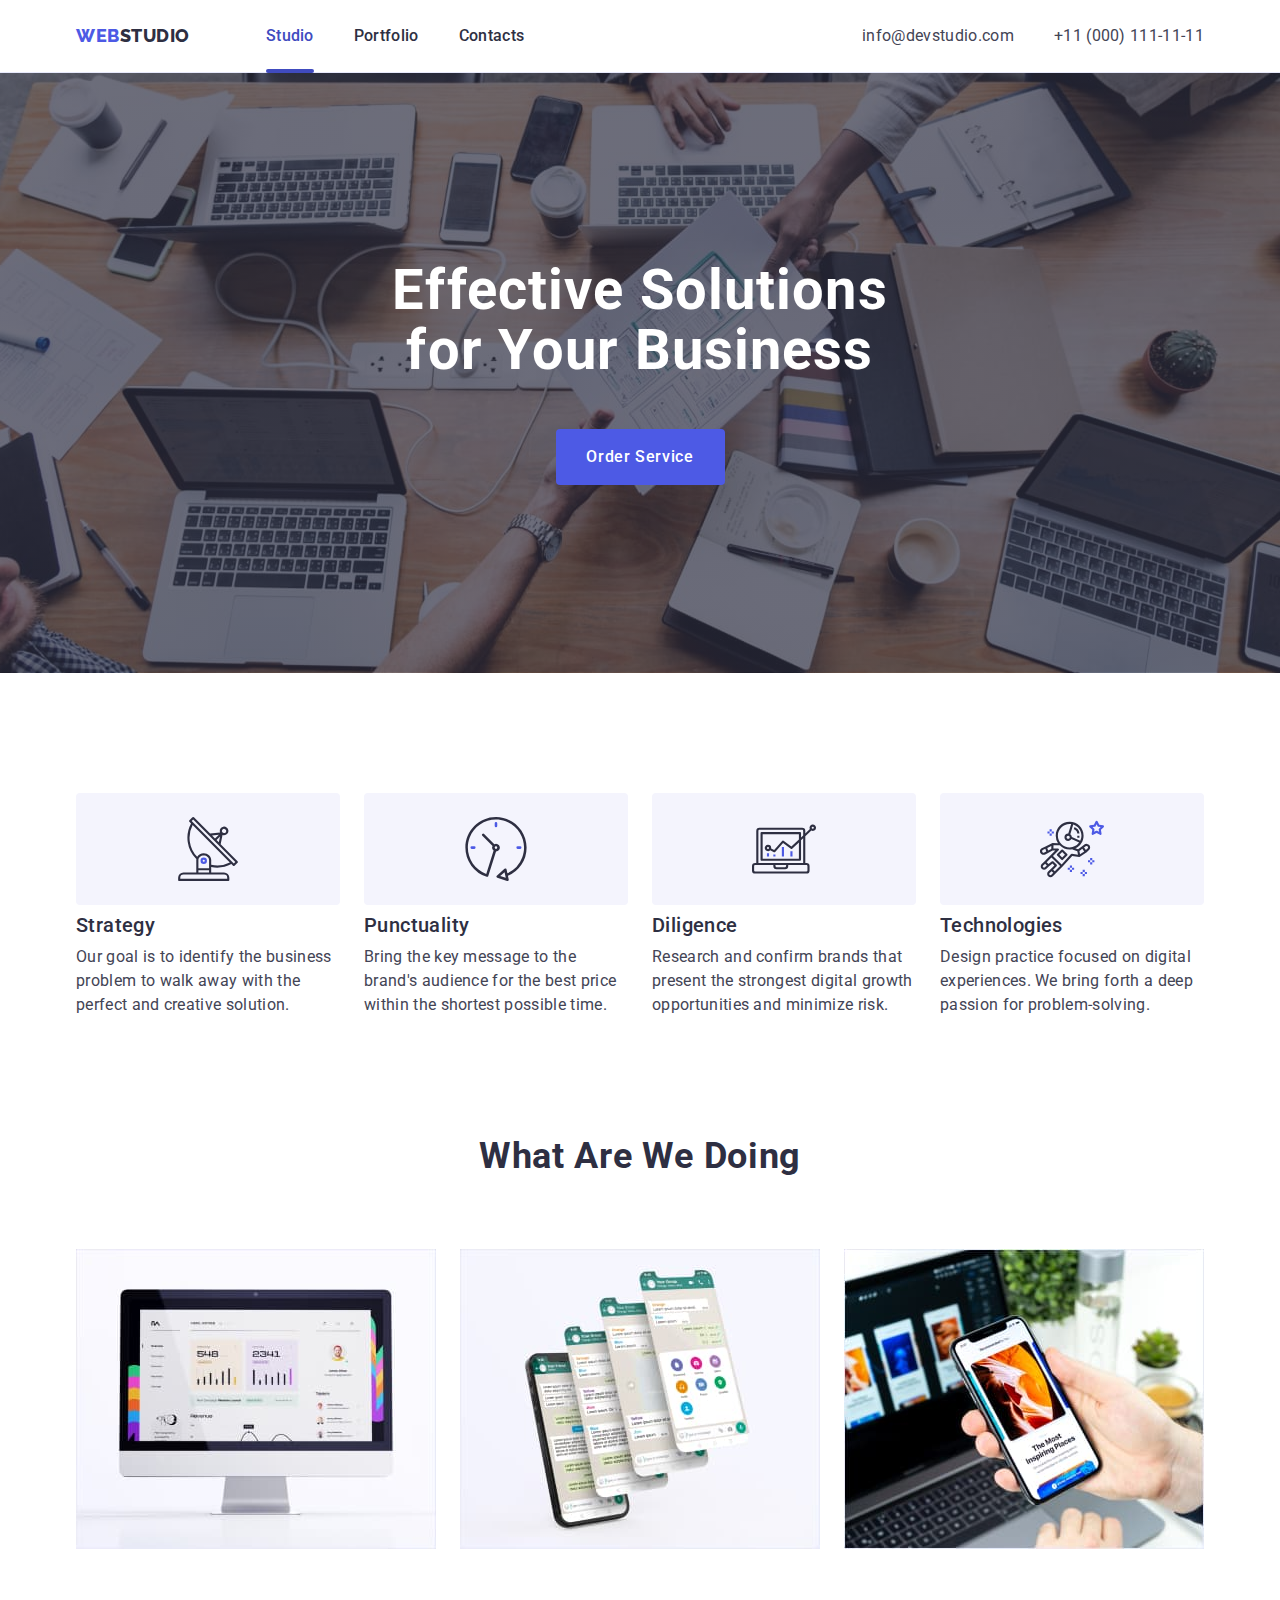
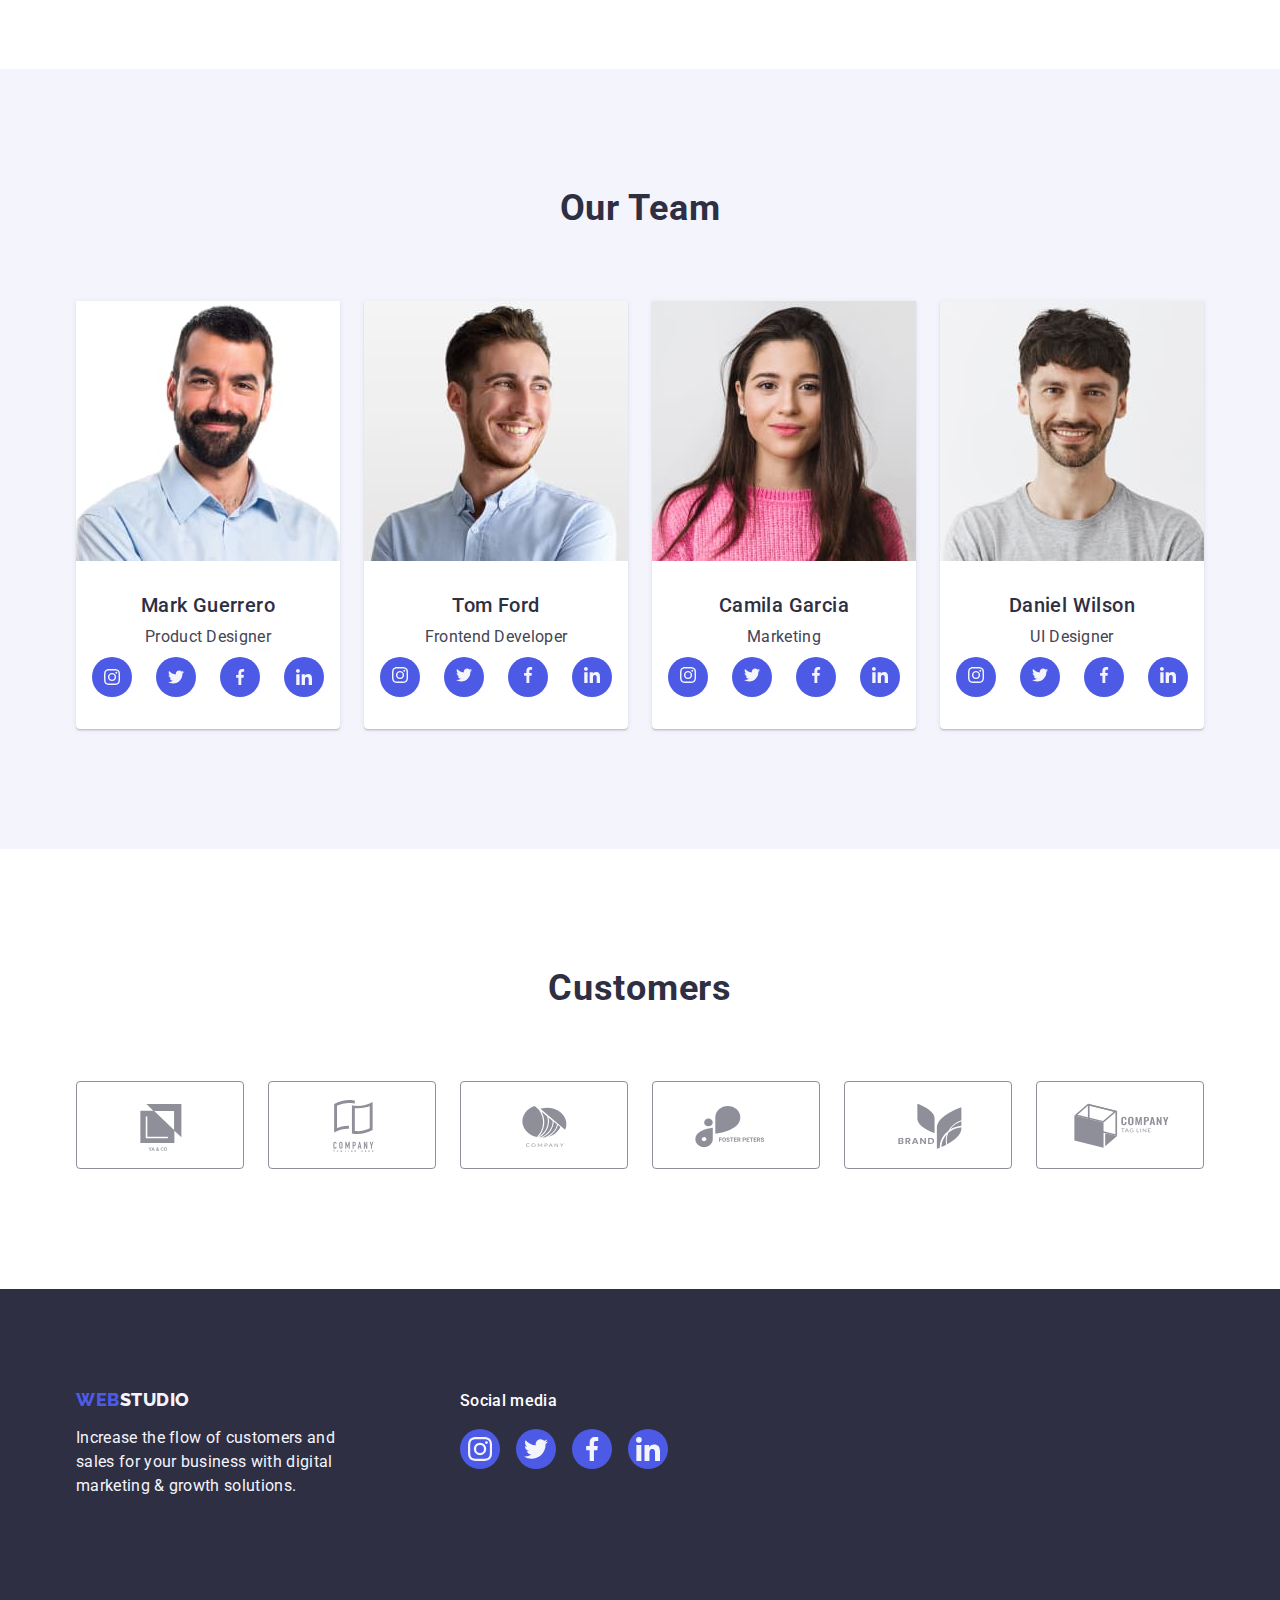
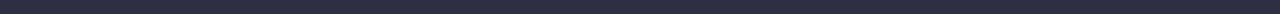
<file: index.html>
<!DOCTYPE html>
<html lang="en">
  <head>
    <meta charset="UTF-8" />
    <meta name="viewport" content="width=device-width, initial-scale=1.0" />
    <title>Studio</title>
    <link rel="preconnect" href="https://fonts.googleapis.com" />
    <link rel="preconnect" href="https://fonts.gstatic.com" crossorigin />
    <link
      href="https://fonts.googleapis.com/css2?family=Raleway:wght@800&family=Roboto:wght@400;500;700;900&display=swap"
      rel="stylesheet"
    />
    <link
      rel="stylesheet"
      href="https://cdnjs.cloudflare.com/ajax/libs/modern-normalize/2.0.0/modern-normalize.min.css"
      integrity="sha512-4xo8blKMVCiXpTaLzQSLSw3KFOVPWhm/TRtuPVc4WG6kUgjH6J03IBuG7JZPkcWMxJ5huwaBpOpnwYElP/m6wg=="
      crossorigin="anonymous"
      referrerpolicy="no-referrer"
    />
    <link rel="stylesheet" href="./css/styles.css" />
  </head>
  <body>
    <header class="header">
      <div class="header-container container">
        <nav class="header-navigation">
          <a href="./index.html" class="logo"
            >Web<span class="header-logo">Studio</span></a
          >
          <ul class="header-menu-list">
            <li class="header-menu-item">
              <a href="./index.html" class="header-link current">Studio</a>
            </li>
            <li class="header-menu-item">
              <a href="./portfolio.html" class="header-link">Portfolio</a>
            </li>
            <li class="header-menu-item">
              <a href="" class="header-link">Contacts</a>
            </li>
          </ul>
        </nav>
        <address class="header-address">
          <ul class="header-address-list">
            <li class="header-address-item">
              <a href="mailto:info@devstudio.com" class="header-link"
                >info@devstudio.com</a
              >
            </li>
            <li class="header-address-item">
              <a href="tel:+110001111111" class="header-link"
                >+11 (000) 111-11-11</a
              >
            </li>
          </ul>
        </address>
      </div>
    </header>
    <main>
      <!---------------------HERO------------------->

      <section class="hero">
        <div class="container">
          <h1 class="hero-title">Effective Solutions for Your Business</h1>
          <button type="button" class="hero-btn" data-modal-open>
            Order Service
          </button>
        </div>
      </section>

      <!-----------ADVANTAGERS--------------->

      <section class="advantagers">
        <div class="container">
          <h2 class="visually-hidden">Advantages</h2>
          <ul class="section-advantagers-list">
            <li class="section-advantagers-item">
              <div class="advantages-block">
                <svg class="advantages-icon" width="64" height="64">
                  <use href="./images/icons.svg#icon-antenna"></use>
                </svg>
              </div>
              <h3 class="advantagers-subtitle subtitle">Strategy</h3>
              <p class="advantagers-item-text text">
                Our goal is to identify the business problem to walk away with
                the perfect and creative solution.
              </p>
            </li>
            <li class="section-advantagers-item">
              <div class="advantages-block">
                <svg class="advantages-icon" width="64" height="64">
                  <use href="./images/icons.svg#icon-clock"></use>
                </svg>
              </div>
              <h3 class="advantagers-subtitle subtitle">Punctuality</h3>
              <p class="advantagers-item-text text">
                Bring the key message to the brand's audience for the best price
                within the shortest possible time.
              </p>
            </li>
            <li class="section-advantagers-item">
              <div class="advantages-block">
                <svg class="advantages-icon" width="64" height="64">
                  <use href="./images/icons.svg#icon-diagram"></use>
                </svg>
              </div>
              <h3 class="advantagers-subtitle subtitle">Diligence</h3>
              <p class="advantagers-item-text text">
                Research and confirm brands that present the strongest digital
                growth opportunities and minimize risk.
              </p>
            </li>
            <li class="section-advantagers-item">
              <div class="advantages-block">
                <svg class="advantages-icon" width="64" height="64">
                  <use href="./images/icons.svg#icon-astronaut"></use>
                </svg>
              </div>
              <h3 class="advantagers-subtitle subtitle">Technologies</h3>
              <p class="advantagers-item-text text">
                Design practice focused on digital experiences. We bring forth a
                deep passion for problem-solving.
              </p>
            </li>
          </ul>
        </div>
      </section>

      <!------------------------SERVICE--------------------------------->

      <section class="section-service">
        <div class="container">
          <h2 class="service-title title">What are we doing</h2>
          <ul class="section-service-list">
            <li class="service-item">
              <img
                src="./images/image-1-1.jpg"
                alt="Computer screen"
                width="360"
                height="300"
              />
            </li>
            <li class="service-item">
              <img
                src="./images/image-2-2.jpg"
                alt="Smartphone"
                width="360"
                height="300"
              />
            </li>
            <li class="service-item">
              <img
                src="./images/image-3-3.jpg"
                alt="Smartphone in hand"
                width="360"
                height="300"
              />
            </li>
          </ul>
        </div>
      </section>

      <!------------------------------------TEAM------------------------------------->

      <section class="section-team">
        <div class="container">
          <h2 class="team-title title">Our Team</h2>
          <ul class="section-team-list">
            <!-------------- MARK -------------->
            <li class="section-team-item">
              <img
                src="./images/man-1.jpg"
                alt="Mark Guerrero"
                width="264"
                class="team-img"
              />
              <div class="team-information">
                <h3 class="team-subtitle subtitle">Mark Guerrero</h3>
                <p class="team-text text">Product Designer</p>
                <ul class="team-soc-list">
                  <li class="team-soc-item">
                    <a
                      href=""
                      class="team-soc-link"
                      target="_blank"
                      rel="no-referrer noopener"
                    >
                      <svg class="team-soc-icon" width="16" height="16">
                        <use href="./images/icons.svg#icon-instagram"></use>
                      </svg>
                    </a>
                  </li>
                  <li class="team-soc-item">
                    <a
                      href=""
                      class="team-soc-link"
                      target="_blank"
                      rel="no-referrer noopener"
                    >
                      <svg class="team-soc-icon" width="16" height="16">
                        <use href="./images/icons.svg#icon-twitter"></use>
                      </svg>
                    </a>
                  </li>
                  <li class="team-soc-item">
                    <a
                      href=""
                      class="team-soc-link"
                      target="_blank"
                      rel="no-referrer noopener"
                    >
                      <svg class="team-soc-icon" width="16" height="16">
                        <use href="./images/icons.svg#icon-facebook"></use>
                      </svg>
                    </a>
                  </li>
                  <li class="team-soc-item">
                    <a
                      href=""
                      class="team-soc-link"
                      target="_blank"
                      rel="no-referrer noopener"
                    >
                      <svg class="team-soc-icon" width="16" height="16">
                        <use href="./images/icons.svg#icon-linkedin"></use>
                      </svg>
                    </a>
                  </li>
                </ul>
              </div>
            </li>
            <!----- TOM FORD ----->
            <li class="section-team-item">
              <img
                src="./images/man-2.jpg"
                alt="Tom Ford"
                width="264"
                class="team-img"
              />
              <div class="team-information">
                <h3 class="team-subtitle subtitle">Tom Ford</h3>
                <p class="team-text text">Frontend Developer</p>
                <ul class="team-soc-list">
                  <li class="team-soc-item">
                    <a
                      href=""
                      class="team-soc-link"
                      target="_blank"
                      rel="no-referrer noopener"
                    >
                      <div class="team-soc-block">
                        <svg class="team-soc-icon" width="16" height="16">
                          <use href="./images/icons.svg#icon-instagram"></use>
                        </svg>
                      </div>
                    </a>
                  </li>
                  <li class="team-soc-item">
                    <a
                      href=""
                      class="team-soc-link"
                      target="_blank"
                      rel="no-referrer noopener"
                    >
                      <div class="team-soc-block">
                        <svg class="team-soc-icon" width="16" height="16">
                          <use href="./images/icons.svg#icon-twitter"></use>
                        </svg>
                      </div>
                    </a>
                  </li>
                  <li class="team-soc-item">
                    <a
                      href=""
                      class="team-soc-link"
                      target="_blank"
                      rel="no-referrer noopener"
                    >
                      <div class="team-soc-block">
                        <svg class="team-soc-icon" width="16" height="16">
                          <use href="./images/icons.svg#icon-facebook"></use>
                        </svg>
                      </div>
                    </a>
                  </li>
                  <li class="team-soc-item">
                    <a
                      href=""
                      class="team-soc-link"
                      target="_blank"
                      rel="no-referrer noopener"
                    >
                      <div class="team-soc-block">
                        <svg class="team-soc-icon" width="16" height="16">
                          <use href="./images/icons.svg#icon-linkedin"></use>
                        </svg>
                      </div>
                    </a>
                  </li>
                </ul>
              </div>
            </li>
            <!------ CAMILA ------>
            <li class="section-team-item">
              <img
                src="./images/woman.jpg"
                alt="Camila Garcia"
                width="264"
                class="team-img"
              />
              <div class="team-information">
                <h3 class="team-subtitle subtitle">Camila Garcia</h3>
                <p class="team-text text">Marketing</p>
                <ul class="team-soc-list">
                  <li class="team-soc-item">
                    <a
                      href=""
                      class="team-soc-link"
                      target="_blank"
                      rel="no-referrer noopener"
                    >
                      <div class="team-soc-block">
                        <svg class="team-soc-icon" width="16" height="16">
                          <use href="./images/icons.svg#icon-instagram"></use>
                        </svg>
                      </div>
                    </a>
                  </li>
                  <li class="team-soc-item">
                    <a
                      href=""
                      class="team-soc-link"
                      target="_blank"
                      rel="no-referrer noopener"
                    >
                      <div class="team-soc-block">
                        <svg class="team-soc-icon" width="16" height="16">
                          <use href="./images/icons.svg#icon-twitter"></use>
                        </svg>
                      </div>
                    </a>
                  </li>
                  <li class="team-soc-item">
                    <a
                      href=""
                      class="team-soc-link"
                      target="_blank"
                      rel="no-referrer noopener"
                    >
                      <div class="team-soc-block">
                        <svg class="team-soc-icon" width="16" height="16">
                          <use href="./images/icons.svg#icon-facebook"></use>
                        </svg>
                      </div>
                    </a>
                  </li>
                  <li class="team-soc-item">
                    <a
                      href=""
                      class="team-soc-link"
                      target="_blank"
                      rel="no-referrer noopener"
                    >
                      <div class="team-soc-block">
                        <svg class="team-soc-icon" width="16" height="16">
                          <use href="./images/icons.svg#icon-linkedin"></use>
                        </svg>
                      </div>
                    </a>
                  </li>
                </ul>
              </div>
            </li>
            <!------ DANIEL ------>
            <li class="section-team-item">
              <img
                src="./images/man-3.jpg"
                alt="Daniel Wilson"
                width="264"
                class="team-img"
              />
              <div class="team-information">
                <h3 class="team-subtitle subtitle">Daniel Wilson</h3>
                <p class="team-text text">UI Designer</p>
                <ul class="team-soc-list">
                  <li class="team-soc-item">
                    <a
                      href=""
                      class="team-soc-link"
                      target="_blank"
                      rel="no-referrer noopener"
                    >
                      <div class="team-soc-block">
                        <svg class="team-soc-icon" width="16" height="16">
                          <use href="./images/icons.svg#icon-instagram"></use>
                        </svg>
                      </div>
                    </a>
                  </li>
                  <li class="team-soc-item">
                    <a
                      href=""
                      class="team-soc-link"
                      target="_blank"
                      rel="no-referrer noopener"
                    >
                      <div class="team-soc-block">
                        <svg class="team-soc-icon" width="16" height="16">
                          <use href="./images/icons.svg#icon-twitter"></use>
                        </svg>
                      </div>
                    </a>
                  </li>
                  <li class="team-soc-item">
                    <a
                      href=""
                      class="team-soc-link"
                      target="_blank"
                      rel="no-referrer noopener"
                    >
                      <div class="team-soc-block">
                        <svg class="team-soc-icon" width="16" height="16">
                          <use href="./images/icons.svg#icon-facebook"></use>
                        </svg>
                      </div>
                    </a>
                  </li>
                  <li class="team-soc-item">
                    <a
                      href=""
                      class="team-soc-link"
                      target="_blank"
                      rel="no-referrer noopener"
                    >
                      <div class="team-soc-block">
                        <svg class="team-soc-icon" width="16" height="16">
                          <use href="./images/icons.svg#icon-linkedin"></use>
                        </svg>
                      </div>
                    </a>
                  </li>
                </ul>
              </div>
            </li>
          </ul>
        </div>
      </section>

      <!-------------CUSTOMERS-------------------->

      <section class="customers-section">
        <div class="container">
          <h2 class="customers-title title">Customers</h2>
          <ul class="customers-list">
            <li class="customers-item">
              <a href="#" class="customers-link" target="_blank">
                <svg class="customers-icon" width="104" height="56">
                  <use href="./images/icons.svg#icon-client-ya-co"></use>
                </svg>
              </a>
            </li>
            <li class="customers-item">
              <a
                href="#"
                class="customers-link"
                target="_blank"
                rel="no-referrer noopener"
              >
                <svg class="customers-icon" width="104" height="56">
                  <use
                    href="./images/icons.svg#icon-client-company-tagline"
                  ></use>
                </svg>
              </a>
            </li>
            <li class="customers-item">
              <a
                href="#"
                class="customers-link"
                target="_blank"
                rel="no-referrer noopener"
              >
                <svg class="customers-icon" width="104" height="56">
                  <use href="./images/icons.svg#icon-client-company"></use>
                </svg>
              </a>
            </li>
            <li class="customers-item">
              <a
                href="#"
                class="customers-link"
                target="_blank"
                rel="no-referrer noopener"
              >
                <svg class="customers-icon" width="104" height="56">
                  <use href="./images/icons.svg#icon-client-foster"></use>
                </svg>
              </a>
            </li>
            <li class="customers-item">
              <a
                href="#"
                class="customers-link"
                target="_blank"
                rel="no-referrer noopener"
              >
                <svg class="customers-icon" width="104" height="56">
                  <use href="./images/icons.svg#icon-client-brand"></use>
                </svg>
              </a>
            </li>
            <li class="customers-item">
              <a
                href="#"
                class="customers-link"
                target="_blank"
                rel="no-referrer noopener"
              >
                <svg class="customers-icon" width="104" height="56">
                  <use href="./images/icons.svg#icon-client-tag"></use>
                </svg>
              </a>
            </li>
          </ul>
        </div>
      </section>
    </main>

    <!----------------FOOTER------------------->

    <footer class="footer">
      <div class="footer-main-container container">
        <div class="footer-container">
          <a href="./index.html" class="logo"
            >Web<span class="footer-logo">Studio</span></a
          >
          <p class="footer-text text">
            Increase the flow of customers and sales for your business with
            digital marketing & growth solutions.
          </p>
        </div>
        <div class="social-media">
          <p class="soc-text text">Social media</p>
          <ul class="footer-soc-list">
            <li class="footer-soc-item">
              <a
                href=""
                class="footer-soc-link"
                target="_blank"
                rel="no-referrer noopener"
              >
                <svg class="footer-soc-icon" width="24" height="24">
                  <use href="./images/icons.svg#icon-instagram"></use>
                </svg>
              </a>
            </li>
            <li class="footer-soc-item">
              <a
                href=""
                class="footer-soc-link"
                target="_blank"
                rel="no-referrer noopener"
              >
                <svg class="footer-soc-icon" width="24" height="24">
                  <use href="./images/icons.svg#icon-twitter"></use>
                </svg>
              </a>
            </li>
            <li class="footer-soc-item">
              <a
                href=""
                class="footer-soc-link"
                target="_blank"
                rel="no-referrer noopener"
              >
                <svg class="footer-soc-icon" width="24" height="24">
                  <use href="./images/icons.svg#icon-facebook"></use>
                </svg>
              </a>
            </li>
            <li class="footer-soc-item">
              <a
                href=""
                class="footer-soc-link"
                target="_blank"
                rel="no-referrer noopener"
              >
                <svg class="footer-soc-icon" width="24" height="24">
                  <use href="./images/icons.svg#icon-linkedin"></use>
                </svg>
              </a>
            </li>
          </ul>
        </div>
      </div>
    </footer>
    <div class="backdrop is-hidden" data-modal>
      <div class="modal">
        <button type="button" class="modal-btn" data-modal-close>
          <svg class="modal-icon" width="8" height="8">
            <use href="./images/icons.svg#icon-close-black"></use>
          </svg>
        </button>
      </div>
    </div>
    <script src="./js/modal.js"></script>
  </body>
</html>
</file>
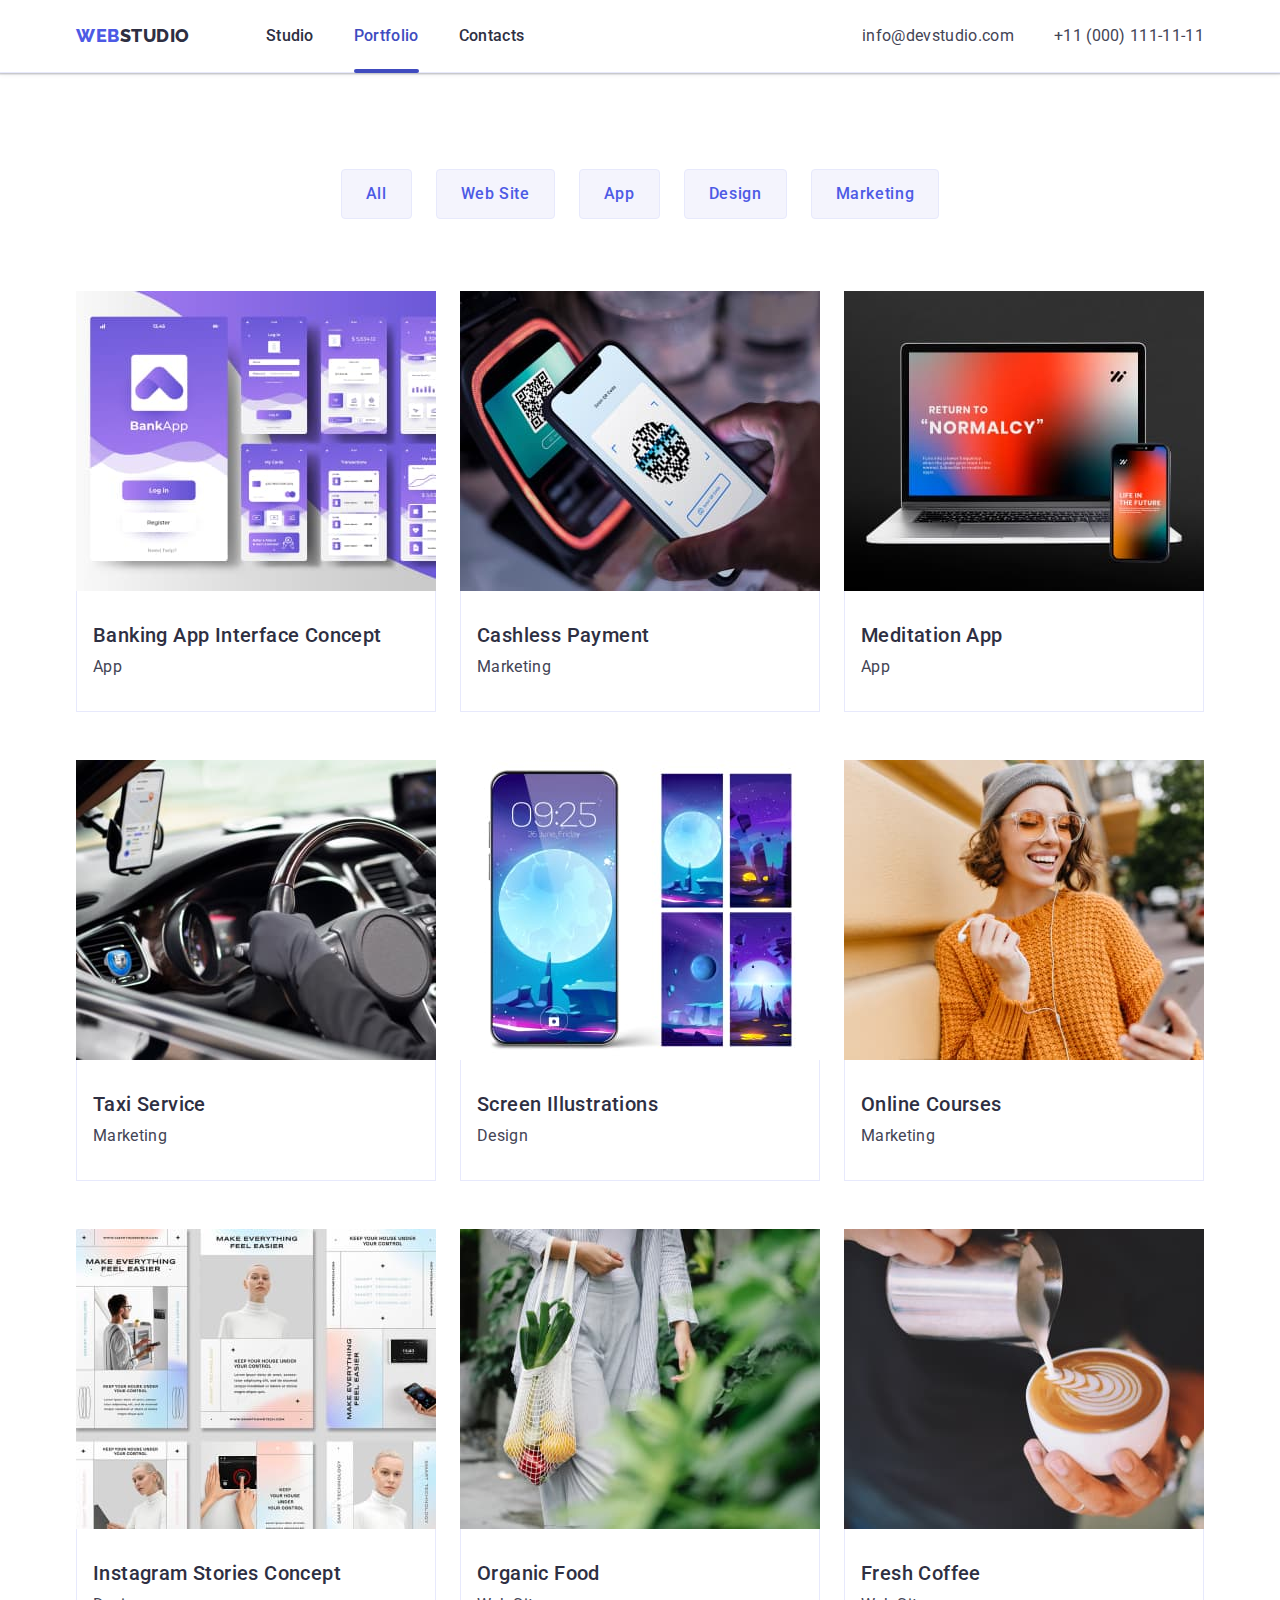
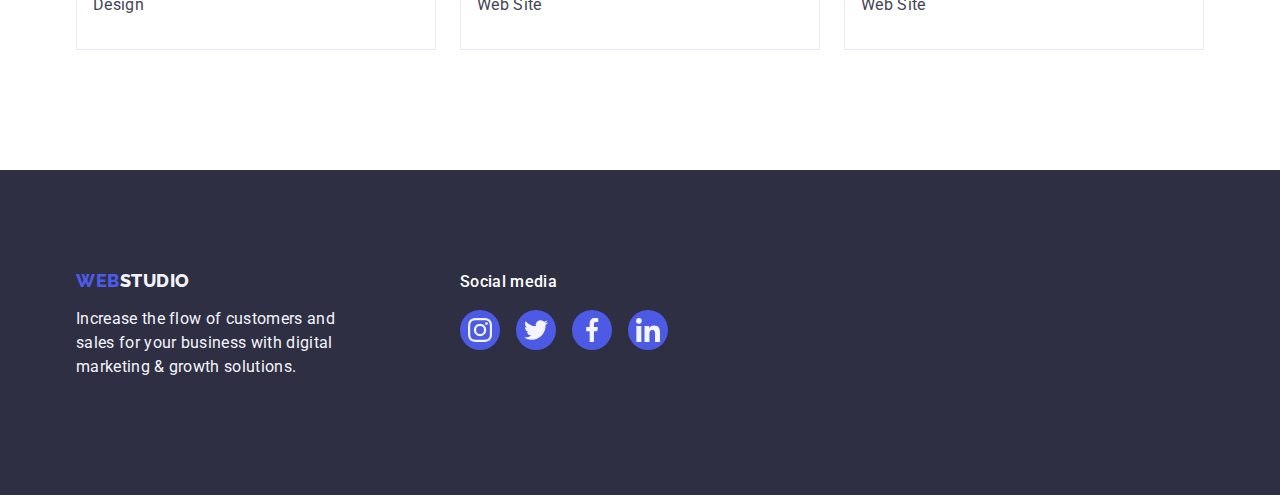
<file: portfolio.html>
<!DOCTYPE html>
<html lang="en">
  <head>
    <meta charset="UTF-8" />
    <meta name="viewport" content="width=device-width, initial-scale=1.0" />
    <title>Portfolio</title>
    <link rel="preconnect" href="https://fonts.googleapis.com" />
    <link rel="preconnect" href="https://fonts.gstatic.com" crossorigin />
    <link
      href="https://fonts.googleapis.com/css2?family=Raleway:wght@800&family=Roboto:wght@400;500;700;900&display=swap"
      rel="stylesheet"
    />
    <link
      rel="stylesheet"
      href="https://cdnjs.cloudflare.com/ajax/libs/modern-normalize/2.0.0/modern-normalize.min.css"
      integrity="sha512-4xo8blKMVCiXpTaLzQSLSw3KFOVPWhm/TRtuPVc4WG6kUgjH6J03IBuG7JZPkcWMxJ5huwaBpOpnwYElP/m6wg=="
      crossorigin="anonymous"
      referrerpolicy="no-referrer"
    />
    <link rel="stylesheet" href="./css/styles.css" />
  </head>
  <body>
    <header class="header">
      <div class="header-container container">
        <nav class="header-navigation">
          <a href="./index.html" class="logo"
            >Web<span class="header-logo">Studio</span></a
          >
          <ul class="header-menu-list">
            <li class="header-menu-item">
              <a class="header-link" href="./index.html">Studio</a>
            </li>
            <li class="header-menu-item">
              <a class="header-link current" href="./portfolio.html"
                >Portfolio</a
              >
            </li>
            <li class="header-menu-item">
              <a class="header-link" href="">Contacts</a>
            </li>
          </ul>
        </nav>
        <address class="header-address">
          <ul class="header-address-list">
            <li class="header-address-item">
              <a href="mailto:info@devstudio.com" class="header-link"
                >info@devstudio.com</a
              >
            </li>
            <li class="header-address-item">
              <a href="tel:+110001111111" class="header-link"
                >+11 (000) 111-11-11</a
              >
            </li>
          </ul>
        </address>
      </div>
    </header>
    <main>
      <section class="section-product">
        <div class="container">
          <h1 class="visually-hidden">Product</h1>
          <ul class="product-btn-list">
            <li class="product-btn-item">
              <button type="button" class="product-btn">All</button>
            </li>
            <li class="product-btn-item">
              <button type="button" class="product-btn">Web Site</button>
            </li>
            <li class="product-btn-item">
              <button type="button" class="product-btn">App</button>
            </li>
            <li class="product-btn-item">
              <button type="button" class="product-btn">Design</button>
            </li>
            <li class="product-btn-item">
              <button type="button" class="product-btn">Marketing</button>
            </li>
          </ul>
          <ul class="product-list">
            <li class="product-item">
              <a href="./images/img-1.jpg" class="product-link">
                <div class="product-img-container">
                  <img
                    src="./images/img-1.jpg"
                    alt="Images from app banking"
                    width="360"
                  />
                  <p class="product-cover-text">
                    14 Stylish and User-Friendly App Design Concepts · Task
                    Manager App · Calorie Tracker App · Exotic Fruit Ecommerce
                    App · Cloud Storage App
                  </p>
                </div>
                <div class="product-card-info">
                  <h2 class="product-title subtitle">
                    Banking App Interface Concept
                  </h2>
                  <p class="product-text text">App</p>
                </div>
              </a>
            </li>
            <li class="product-item">
              <a href="./images/img-2.jpg" class="product-link">
                <div class="product-img-container">
                  <img
                    src="./images/img-2.jpg"
                    alt="Smartphone screen with QR-code"
                    width="360"
                  />
                  <p class="product-cover-text">
                    14 Stylish and User-Friendly App Design Concepts · Task
                    Manager App · Calorie Tracker App · Exotic Fruit Ecommerce
                    App · Cloud Storage App
                  </p>
                </div>
                <div class="product-card-info">
                  <h2 class="product-title subtitle">Cashless Payment</h2>
                  <p class="product-text text">Marketing</p>
                </div>
              </a>
            </li>
            <li class="product-item">
              <a href="./images/img-3.jpg" class="product-link">
                <div class="product-img-container">
                  <img
                    src="./images/img-3.jpg"
                    alt="Laptop with smartphone"
                    width="360"
                  />
                  <p class="product-cover-text">
                    14 Stylish and User-Friendly App Design Concepts · Task
                    Manager App · Calorie Tracker App · Exotic Fruit Ecommerce
                    App · Cloud Storage App
                  </p>
                </div>
                <div class="product-card-info">
                  <h2 class="product-title subtitle">Meditation App</h2>
                  <p class="product-text text">App</p>
                </div>
              </a>
            </li>
            <li class="product-item">
              <a href="./images/img-4.jpg" class="product-link">
                <div class="product-img-container">
                  <img
                    src="./images/img-4.jpg"
                    alt="Driver hold steering wheel in the car"
                    width="360"
                  />
                  <p class="product-cover-text">
                    14 Stylish and User-Friendly App Design Concepts · Task
                    Manager App · Calorie Tracker App · Exotic Fruit Ecommerce
                    App · Cloud Storage App
                  </p>
                </div>
                <div class="product-card-info">
                  <h2 class="product-title subtitle">Taxi Service</h2>
                  <p class="product-text text">Marketing</p>
                </div>
              </a>
            </li>
            <li class="product-item">
              <a href="./images/img-5.jpg" class="product-link">
                <div class="product-img-container">
                  <img
                    src="./images/img-5.jpg"
                    alt="Four screens of smartphone"
                    width="360"
                  />
                  <p class="product-cover-text">
                    14 Stylish and User-Friendly App Design Concepts · Task
                    Manager App · Calorie Tracker App · Exotic Fruit Ecommerce
                    App · Cloud Storage App
                  </p>
                </div>
                <div class="product-card-info">
                  <h2 class="product-title subtitle">Screen Illustrations</h2>
                  <p class="product-text text">Design</p>
                </div>
              </a>
            </li>
            <li class="product-item">
              <a href="./images/img-6.jpg" class="product-link">
                <div class="product-img-container">
                  <img
                    src="./images/img-6.jpg"
                    alt="Smiled woman"
                    width="360"
                  />
                  <p class="product-cover-text">
                    14 Stylish and User-Friendly App Design Concepts · Task
                    Manager App · Calorie Tracker App · Exotic Fruit Ecommerce
                    App · Cloud Storage App
                  </p>
                </div>
                <div class="product-card-info">
                  <h2 class="product-title subtitle">Online Courses</h2>
                  <p class="product-text text">Marketing</p>
                </div>
              </a>
            </li>
            <li class="product-item">
              <a href="./images/img-7.jpg" class="product-link">
                <div class="product-img-container">
                  <img
                    src="./images/img-7.jpg"
                    alt="Instagram Stories Concept"
                    width="360"
                  />
                  <p class="product-cover-text">
                    14 Stylish and User-Friendly App Design Concepts · Task
                    Manager App · Calorie Tracker App · Exotic Fruit Ecommerce
                    App · Cloud Storage App
                  </p>
                </div>
                <div class="product-card-info">
                  <h2 class="product-title subtitle">
                    Instagram Stories Concept
                  </h2>
                  <p class="product-text text">Design</p>
                </div>
              </a>
            </li>
            <li class="product-item">
              <a href="./images/img-8.jpg" class="product-link">
                <div class="product-img-container">
                  <img
                    src="./images/img-8.jpg"
                    alt="Woman in white dress"
                    width="360"
                  />
                  <p class="product-cover-text">
                    14 Stylish and User-Friendly App Design Concepts · Task
                    Manager App · Calorie Tracker App · Exotic Fruit Ecommerce
                    App · Cloud Storage App
                  </p>
                </div>
                <div class="product-card-info">
                  <h2 class="product-title subtitle">Organic Food</h2>
                  <p class="product-text text">Web Site</p>
                </div>
              </a>
            </li>
            <li class="product-item">
              <a href="./images/img-9.jpg" class="product-link">
                <div class="product-img-container">
                  <img
                    src="./images/img-9.jpg"
                    alt="Fresh coffee"
                    width="360"
                  />
                  <p class="product-cover-text">
                    14 Stylish and User-Friendly App Design Concepts · Task
                    Manager App · Calorie Tracker App · Exotic Fruit Ecommerce
                    App · Cloud Storage App
                  </p>
                </div>
                <div class="product-card-info">
                  <h2 class="product-title subtitle">Fresh Coffee</h2>
                  <p class="product-text text">Web Site</p>
                </div>
              </a>
            </li>
          </ul>
        </div>
      </section>
    </main>

    <!------------ FOOTER -------------->

    <footer class="footer">
      <div class="footer-main-container container">
        <div class="footer-container">
          <a href="./index.html" class="logo"
            >Web<span class="footer-logo">Studio</span></a
          >
          <p class="footer-text text">
            Increase the flow of customers and sales for your business with
            digital marketing & growth solutions.
          </p>
        </div>
        <div class="social-media">
          <p class="soc-text text">Social media</p>
          <ul class="footer-soc-list">
            <li class="footer-soc-item">
              <a
                href=""
                class="footer-soc-link"
                target="_blank"
                rel="no-referrer noopener"
              >
                <svg class="footer-soc-icon" width="24" height="24">
                  <use href="./images/icons.svg#icon-instagram"></use>
                </svg>
              </a>
            </li>
            <li class="footer-soc-item">
              <a
                href=""
                class="footer-soc-link"
                target="_blank"
                rel="no-referrer noopener"
              >
                <svg class="footer-soc-icon" width="24" height="24">
                  <use href="./images/icons.svg#icon-twitter"></use>
                </svg>
              </a>
            </li>
            <li class="footer-soc-item">
              <a
                href=""
                class="footer-soc-link"
                target="_blank"
                rel="no-referrer noopener"
              >
                <svg class="footer-soc-icon" width="24" height="24">
                  <use href="./images/icons.svg#icon-facebook"></use>
                </svg>
              </a>
            </li>
            <li class="footer-soc-item">
              <a
                href=""
                class="footer-soc-link"
                target="_blank"
                rel="no-referrer noopener"
              >
                <svg class="footer-soc-icon" width="24" height="24">
                  <use href="./images/icons.svg#icon-linkedin"></use>
                </svg>
              </a>
            </li>
          </ul>
        </div>
      </div>
    </footer>
  </body>
</html>
</file>
<file: css/styles.css>
:root {
  --links-hover-active: #4d5ae5;
  --actions: #404bbf;
  --main: #2e2f42;
  --success: #31d0aa;
  --text-body-address: #434455;
  --subtle-text: #8e8f99;
  --accent: #e7e9fc;
  --light: #f4f4fd;
  --modal-overlay: #2e2f42;
  --hero-background: #2e2f42;
  --white-background: #ffffff;
  --modal-background: #fcfcfc;
  --dark-color: #000000;
}

*,
*::before,
*::after {
  box-sizing: border-box;
}

p,
h1,
h2,
h3 {
  margin-top: 0;
  margin-bottom: 0;
}

ul,
ol {
  margin-top: 0;
  margin-bottom: 0;
  padding-left: 0;
  list-style-type: none;
}

a {
  text-decoration: none;
}

img {
  display: block;
  max-width: 100%;
  height: auto;
}

.visually-hidden {
  position: absolute;
  width: 1px;
  height: 1px;
  margin: -1px;
  border: 0;
  padding: 0;
  white-space: nowrap;
  clip-path: inset(100%);
  clip: rect(0 0 0 0);
  overflow: hidden;
}

.title {
  color: var(--main);
  font-weight: 700;
  font-size: 36px;
  line-height: 1.11;
  letter-spacing: 0.02em;
  text-align: center;
  margin-top: 0;
  margin-bottom: 72px;
  text-transform: capitalize;
}

.subtitle {
  color: var(--main);
  font-size: 20px;
  font-weight: 500;
  line-height: 1.2;
  letter-spacing: 0.02em;
  margin-bottom: 8px;
}

.logo {
  color: var(--links-hover-active);
  font-size: 18px;
  font-family: 'Raleway', sans-serif;
  font-weight: 800;
  line-height: 1.17;
  letter-spacing: 0.03em;
  text-transform: uppercase;
  margin-right: 76px;
  display: inline-block;
  transition: color 250ms cubic-bezier(0.4, 0, 0.2, 1);
}

.container {
  width: 100%;
  max-width: 1158px;
  padding: 0 15px;
  margin: 0 auto;
}

body {
  margin: 0;
  font-family: 'Roboto', sans-serif;
  color: var(--text-body-address);
  background-color: var(--white-background);
  text-decoration: none;
}

/** -----HEADER----- */

.header {
  border-bottom: 1px solid var(--accent);
  box-shadow: 0px 1px 6px 0px rgba(46, 47, 66, 0.08),
    0px 1px 1px 0px rgba(46, 47, 66, 0.16),
    0px 2px 1px 0px rgba(46, 47, 66, 0.08);
}

.header-container {
  justify-content: space-between;
  display: flex;
  align-items: center;
}

.header-logo {
  color: var(--main);
  font-size: 18px;
  font-family: 'Raleway', sans-serif;
  font-weight: 800;
  line-height: 1.17;
  letter-spacing: 0.03em;
  text-transform: uppercase;
}

.header-navigation .header-link {
  display: block;
  color: #2e2f42;
  font-size: 16px;
  font-family: 'Roboto', sans-serif;
  font-weight: 500;
  line-height: 1.5;
  letter-spacing: 0.02em;
  padding: 24px 0;
  position: relative;
  transition: color 250ms cubic-bezier(0.4, 0, 0.2, 1);
}

.header-container {
  display: flex;
  align-items: center;
  justify-content: space-between;
}

.header-navigation {
  display: flex;
  align-items: center;
}

.header-menu-list {
  display: flex;
  gap: 40px;
}

.header-navigation .header-link:hover,
.header-navigation .header-link:focus {
  color: var(--actions);
  transition: color 250ms cubic-bezier(0.4, 0, 0.2, 1);
}

.header-link.current {
  position: relative;
  color: var(--actions);
}

.header-link.current::after {
  content: '';
  position: absolute;
  bottom: -1px;
  left: 0;
  width: 100%;
  height: 4px;
  border-radius: 2px;
  background-color: var(--actions);
}

.header-address {
  font-style: normal;
}

.header-address .header-link {
  color: var(--text-body-address);
  font-family: 'Roboto', sans-serif;
  font-size: 16px;
  font-weight: 400;
  line-height: 1.5;
  letter-spacing: 0.02em;
  transition: color 250ms cubic-bezier(0.4, 0, 0.2, 1);
}

.header-address .header-link:hover,
.header-address .header-link:focus {
  color: var(--actions);
  transition: color 250ms cubic-bezier(0.4, 0, 0.2, 1);
}

.header-address-list {
  display: flex;
  gap: 40px;
}

/** -----HERO----- */

.hero {
  width: 100%;
  max-width: 1440px;
  background-color: var(--main);
  background-image: linear-gradient(
      180deg,
      rgba(46, 47, 66, 0.7),
      rgba(46, 47, 66, 0.7)
    ),
    url(../images/bcg-hero.jpg);
  padding: 188px 0;
  margin-right: auto;
  margin-left: auto;
  text-align: center;
  background-repeat: no-repeat;
  background-position: center;
  background-size: cover;
}

.hero-title {
  max-width: 496px;
  color: var(--white-background);
  font-size: 56px;
  font-weight: 700;
  line-height: 1.07;
  letter-spacing: 0.02em;
  margin: 0 auto 48px auto;
}

.hero-btn {
  display: block;
  height: 56px;
  min-width: 169px;
  border: none;
  border-radius: 4px;
  margin: 0 auto;
  background-color: var(--links-hover-active);
  font-size: 16px;
  font-weight: 500;
  line-height: 1.5;
  letter-spacing: 0.04em;
  cursor: pointer;
  color: var(--white-background);
  font-family: 'Roboto', sans-serif;
  transition: background-color 250ms cubic-bezier(0.4, 0, 0.2, 1);
}

.hero-btn:hover,
.hero-btn:focus {
  background-color: var(--actions);
  border: none;
}

/*?------MODAL-------*/

.backdrop {
  position: fixed;
  top: 0;
  left: 0;
  width: 100%;
  height: 100%;
  border-radius: 4px;
  background: rgba(46, 47, 66, 0.4);
  transition: opacity 250ms cubic-bezier(0.4, 0, 0.2, 1),
    visibility 250ms cubic-bezier(0.4, 0, 0.2, 1);
}

.backdrop.is-hidden .modal {
  transform: translate(-50%, -50%) scale(0);
}

.modal {
  position: absolute;
  top: 50%;
  left: 50%;
  transform: translate(-50%, -50%) scale(1);
  transition: transform 250ms cubic-bezier(0.4, 0, 0.2, 1);
  width: 408px;
  min-height: 584px;
  background: var(--modal-background);
  box-shadow: 0px 2px 1px 0px rgba(0, 0, 0, 0.2),
    0px 1px 3px 0px rgba(0, 0, 0, 0.12), 0px 1px 1px 0px rgba(0, 0, 0, 0.14);
  border-radius: 4px;
}

.modal-btn {
  position: absolute;
  top: 24px;
  right: 24px;
  width: 24px;
  height: 24px;
  border-radius: 50%;
  display: flex;
  align-items: center;
  justify-content: center;
  padding: 0;
  cursor: pointer;
  background-color: var(--accent);
  border: 1px solid rgba(0, 0, 0, 0.1);
  transition: background-color 250ms cubic-bezier(0.4, 0, 0.2, 1),
    border 250ms cubic-bezier(0.4, 0, 0.2, 1);
}

.modal-btn:hover,
.modal-btn:focus {
  background-color: var(--actions);
  border: none;
}

.modal-btn:hover,
.modal-btn:focus {
  fill: var(--white-background);
}

.is-hidden {
  opacity: 0;
  visibility: hidden;
  pointer-events: none;
}

.modal-icon {
  transition: fill 250ms cubic-bezier(0.4, 0, 0.2, 1);
}

/** -----ADVANTAGERS----- */

.advantagers {
  padding: 120px 0;
}

.section-advantagers-list {
  display: flex;
  gap: 24px;
}

.advantages-block {
  width: 264px;
  height: 112px;
  background-color: var(--light);
  border-radius: 4px;
  margin-bottom: 8px;
  display: flex;
  align-items: center;
  justify-content: center;
}

.advantagers-item-text {
  font-size: 16px;
  line-height: 1.5;
  letter-spacing: 0.02em;
}

.section-advantagers-item {
  width: calc((100% - 72px) / 4);
  position: relative;
}

/** -----SERVICE----- */

.section-service {
  background: var(--white-background);
  padding-bottom: 120px;
}

.service-titile {
  margin-bottom: 72px;
  text-align: center;
}

.section-service-list {
  display: flex;
  gap: 24px;
}

.service-item {
  width: calc((100% - 48px) / 3);
}

/** ------TEAM----- */

.section-team {
  padding: 120px 0;
  background-color: var(--light);
}

.section-team-list {
  display: flex;
  gap: 24px;
}

.section-team-item {
  width: calc((100% - 72px) / 4);
  border-radius: 0px 0px 4px 4px;
  background-color: var(--white-background);
  box-shadow: 0px 2px 1px 0px rgba(46, 47, 66, 0.08),
    0px 1px 1px 0px rgba(46, 47, 66, 0.16),
    0px 1px 6px 0px rgba(46, 47, 66, 0.08);
}

.team-title {
  text-align: center;
  margin-bottom: 72px;
}

.team-subtitle {
  text-align: center;
}

.team-information {
  padding: 32px 0 32px;
}

.team-text {
  text-align: center;
  line-height: 1.5;
  letter-spacing: 0.02em;
  margin-bottom: 8px;
}

.team-soc-list {
  display: flex;
  justify-content: center;
  gap: 24px;
}

.team-soc-item {
  width: 40px;
  height: 40px;
}

.team-soc-link {
  display: flex;
  align-items: center;
  justify-content: center;
  width: 100%;
  height: 100%;
  border-radius: 50%;
  background-color: var(--links-hover-active);
  transition: background-color 250ms cubic-bezier(0.4, 0, 0.2, 1);
}

.team-soc-icon {
  fill: var(--light);
}

.team-soc-link:hover,
.team-soc-link:focus {
  background-color: var(--actions);
}

/**--------CUSTOMERS-----------*/

.customers-section {
  padding: 120px 0;
}

.customers-list {
  display: flex;
  gap: 24px;
}

.customers-item {
  height: 88px;
  flex-basis: calc((100% - 24px * 5) / 6);
}

.customers-link {
  display: flex;
  justify-content: center;
  align-items: center;
  width: 100%;
  height: 100%;
  border-radius: 4px;
  border: 1px solid var(--subtle-text);
  border-color: var(--subtle-text);
  color: var(--subtle-text);
  transition: border-color 250ms cubic-bezier(0.4, 0, 0.2, 1),
    color 250ms cubic-bezier(0.4, 0, 0.2, 1);
}

.customers-link:hover,
.customers-link:focus {
  color: var(--actions);
  border-color: var(--actions);
}

.customers-icon {
  fill: currentColor;
}

/** ------FOOTER----- */
.footer-main-container {
  display: flex;
  align-items: baseline;
}

.footer-container {
  margin-right: 120px;
}

.footer {
  background-color: var(--main);
  padding: 100px 0;
}

.footer-logo {
  display: inline-block;
  color: var(--light);
  font-size: 18px;
  font-family: 'Raleway', sans-serif;
  font-weight: 800;
  line-height: 1.17;
  letter-spacing: 0.03em;
  text-transform: uppercase;
}

.footer-text {
  width: 264px;
  color: var(--light);
  letter-spacing: 0.02em;
  line-height: 1.5;
  margin-bottom: 16px;
}

.footer .logo {
  margin-bottom: 16px;
}

.soc-text {
  font-family: 'Roboto', sans-serif;
  font-size: 16px;
  font-style: normal;
  font-weight: 500;
  line-height: 1.5;
  letter-spacing: 0.02em;
  color: var(--white-background);
  margin-bottom: 16px;
}

.footer-soc-list {
  display: flex;
  gap: 16px;
}

.footer-soc-item {
  width: 40px;
  height: 40px;
}

.footer-soc-link {
  display: flex;
  align-items: center;
  justify-content: center;
  width: 100%;
  height: 100%;
  border-radius: 50%;
  background-color: var(--links-hover-active);
  transition: background-color 250ms cubic-bezier(0.4, 0, 0.2, 1);
}

.footer-soc-link:hover,
.footer-soc-link:focus {
  background-color: var(--success);
  transition: background-color 250ms cubic-bezier(0.4, 0, 0.2, 1);
}

.footer-soc-icon {
  fill: var(--light);
}

/** -----PORTFOLIO----- */

.section-product {
  padding-top: 96px;
  padding-bottom: 120px;
}

.product-btn-list {
  display: flex;
  justify-content: center;
  gap: 24px;
  margin-bottom: 72px;
}

.product-btn {
  font-family: 'Roboto', sans-serif;
  font-weight: 500;
  font-size: 16px;
  line-height: 1.5;
  letter-spacing: 0.04em;
  border: 1px solid var(--cornflower, #e7e9fc);
  background: var(--light);
  justify-content: center;
  color: var(--links-hover-active);
  text-align: center;
  border: 1px solid var(--accent);
  cursor: pointer;
  padding: 12px 24px;
  border-radius: 4px;
  transition: color 250ms cubic-bezier(0.4, 0, 0.2, 1),
    background-color 250ms cubic-bezier(0.4, 0, 0.2, 1),
    border-color 250ms cubic-bezier(0.4, 0, 0.2, 1),
    box-shadow 250ms cubic-bezier(0.4, 0, 0.2, 1);
}

.product-btn:hover,
.product-btn:focus {
  background-color: var(--actions);
  color: var(--white-background);
  cursor: pointer;
  border: 1px solid transparent;
  transition: color 250ms cubic-bezier(0.4, 0, 0.2, 1);
  box-shadow: 0px 2px 2px 0px rgba(0, 0, 0, 0.12),
    0px 2px 1px 0px rgba(0, 0, 0, 0.08), 0px 3px 1px 0px rgba(0, 0, 0, 0.1);
}

.product-title {
  text-align: left;
  line-height: 1.2;
}

.product-list {
  display: flex;
  flex-wrap: wrap;
  column-gap: 24px;
  row-gap: 48px;
}

.product-link {
  display: block;
  transition: box-shadow 250ms cubic-bezier(0.4, 0, 0.2, 1);
}

.product-link:hover,
.product-link:focus {
  box-shadow: 0px 2px 1px 0px rgba(46, 47, 66, 0.08),
    0px 1px 1px 0px rgba(46, 47, 66, 0.16),
    0px 1px 6px 0px rgba(46, 47, 66, 0.08);
}

.product-link:hover .product-cover-text {
  transform: translateY(0%);
}

.product-link:focus .product-cover-text {
  transform: translateY(0%);
}

.product-img-container {
  position: relative;
  overflow: hidden;
}

.product-cover-text {
  position: absolute;
  top: 0;
  font-size: 16px;
  line-height: 1.5;
  letter-spacing: 0.02em;
  color: var(--light);
  padding: 40px 32px;
  background-color: var(--links-hover-active);
  height: 100%;
  width: 100%;
  transform: translateY(100%);
  transition: transform 250ms cubic-bezier(0.4, 0, 0.2, 1);
}

.product-card-info {
  padding: 32px 16px;
  border: 1px solid var(--accent);
  border-top: none;
}

.product-item {
  width: calc((100% - 48px) / 3);
}

.product-text {
  font-size: 16px;
  letter-spacing: 0.02em;
  color: var(--text-body-address);
  line-height: 1.5;
}
</file>
